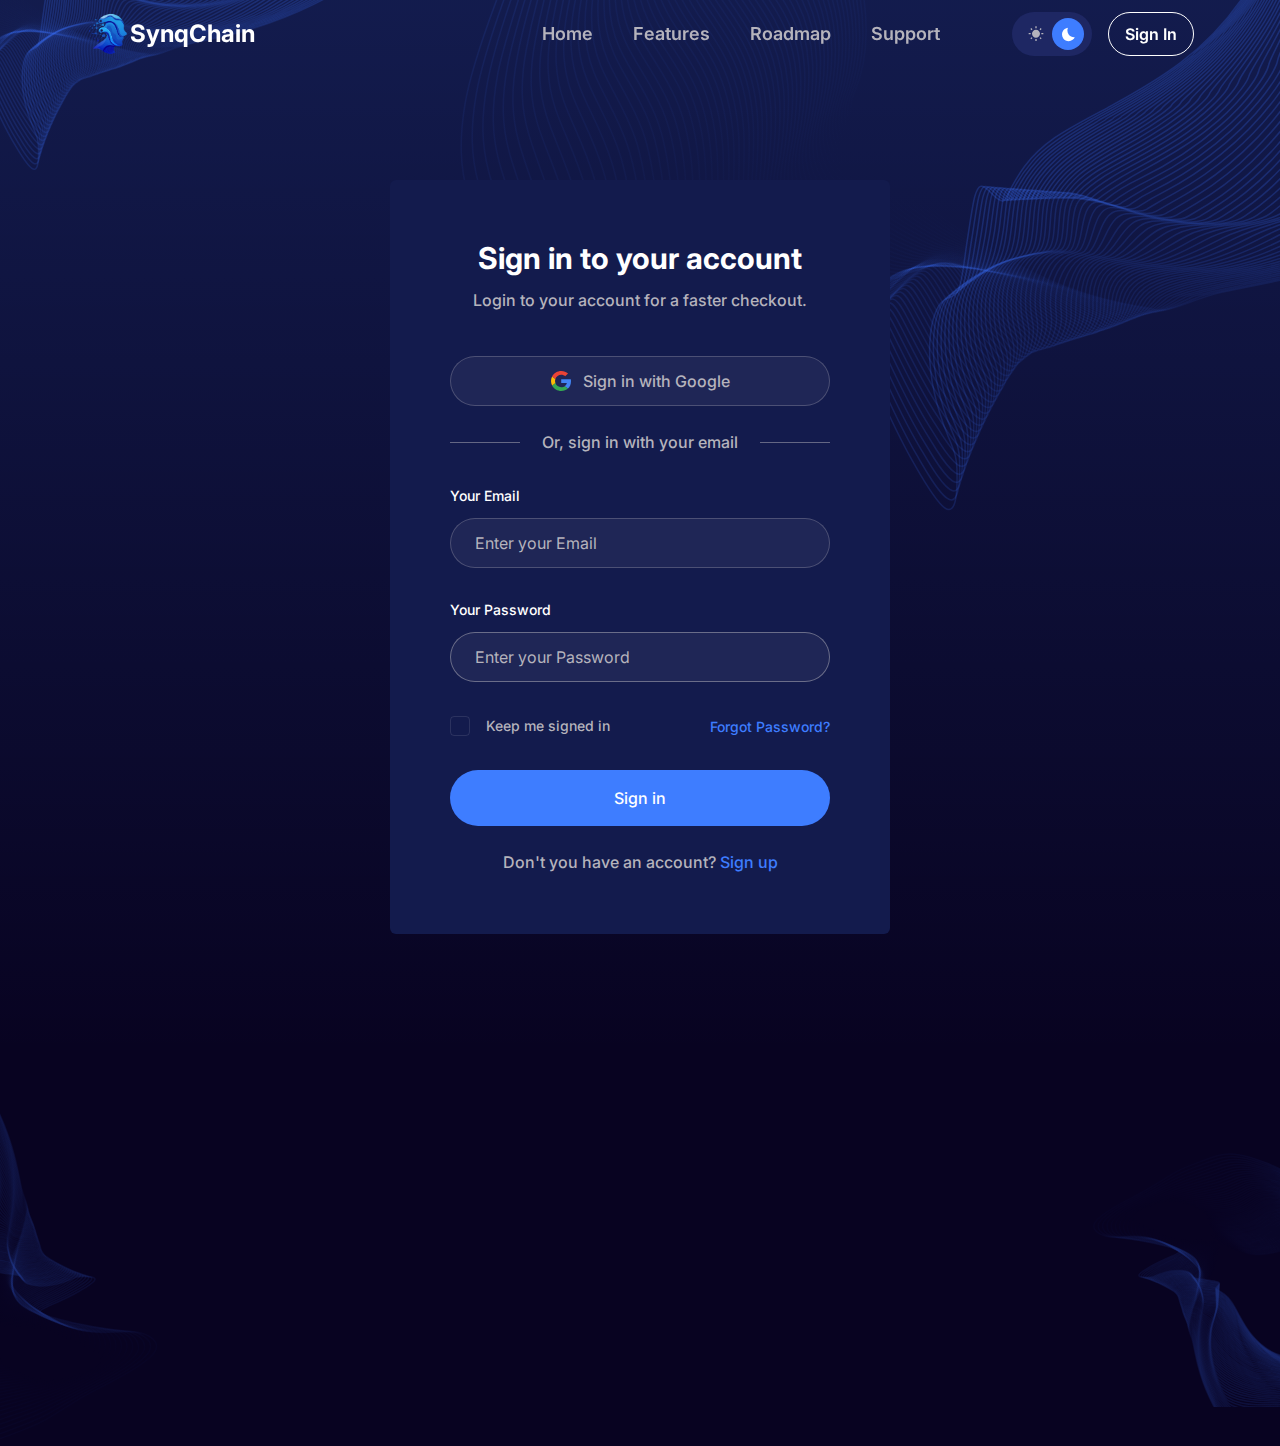
<file: signin.html>
﻿<!DOCTYPE html>
<html lang="en" class="dark">
  <head>
    <meta charset="UTF-8" />
    <meta http-equiv="X-UA-Compatible" content="IE=edge" />
    <meta name="viewport" content="width=device-width, initial-scale=1.0" />
    <title>Sign In | SynqChain</title>
  <link rel="icon" type="image/png" href="src/images/logo/synqchain.png"><link href="style.css" rel="stylesheet"></head>
  <body
    x-data="
      {
        scrolledFromTop: false
      }
    "
    x-init="window.pageYOffset >= 50 ? scrolledFromTop = true : scrolledFromTop = false"
    @scroll.window="window.pageYOffset >= 50 ? scrolledFromTop = true : scrolledFromTop = false"
    class="bg-white dark:bg-black"
  >
    <!-- ===== Header start ===== -->
    <header
      x-data="
        {
          navbarOpen: false,
          dropdownOpen: false
        }
      "
      :class="scrolledFromTop ? 'bg-white/80 dark:bg-dark/80 shadow-sticky backdrop-blur-xs ' : ' bg-transparent dark:bg-transparent' "
      class="fixed top-0 z-50 flex items-center w-full"
    >
      <div class="container">
        <div class="relative flex items-center justify-between -mx-4">
          <div class="max-w-full px-4 w-60">
            <a href="index.html" :class="scrolledFromTop && 'py-4! lg:py-2!' " class="flex w-full items-center gap-2">
              <img src="src/images/logo/synqchain.png" alt="logo" class="h-11 w-auto dark:hidden" />
              <img src="src/images/logo/synqchain.png" alt="logo" class="hidden h-11 w-auto dark:block" />
              <span class="text-2xl font-bold text-black dark:text-white">SynqChain</span>
            </a>
          </div>
          <div class="flex items-center justify-end w-full px-4">
            <div>
              <button
                @click="navbarOpen = !navbarOpen"
                :class="navbarOpen && 'navbarTogglerActive' "
                id="navbarToggler"
                class="absolute right-4 top-1/2 block -translate-y-1/2 rounded-lg px-3 py-[6px] ring-primary focus:ring-2 lg:hidden"
              >
                <span :class="navbarOpen && 'rotate-45 top-[7px]' " class="relative my-[6px] block h-[2px] w-[30px] bg-black dark:bg-white"></span>
                <span :class="navbarOpen && 'opacity-0' " class="relative my-[6px] block h-[2px] w-[30px] bg-black dark:bg-white"></span>
                <span :class="navbarOpen && 'top-[-8px] rotate-[135deg]' " class="relative my-[6px] block h-[2px] w-[30px] bg-black dark:bg-white"></span>
              </button>
              <nav
                :class="!navbarOpen && 'hidden' "
                id="navbarCollapse"
                class="absolute right-4 top-full w-full max-w-[250px] rounded-lg bg-white py-4 px-6 shadow-sm dark:bg-black lg:static lg:block lg:w-full lg:max-w-full lg:bg-transparent lg:py-0 lg:shadow-none dark:lg:bg-transparent"
              >
                <ul class="blcok lg:flex">
                  <li>
                    <a
                      href="/#home"
                      class="flex py-2 text-lg font-semibold scroll-menu text-body-color-2 hover:text-primary dark:text-body-color dark:hover:text-white lg:ml-7 lg:inline-flex lg:py-5 xl:ml-10 2xl:ml-12"
                    >
                      Home
                    </a>
                  </li>
                  <li>
                    <a
                      href="/#features"
                      class="flex py-2 text-lg font-semibold scroll-menu text-body-color-2 hover:text-primary dark:text-body-color dark:hover:text-white lg:ml-7 lg:inline-flex lg:py-5 xl:ml-10 2xl:ml-12"
                    >
                      Features
                    </a>
                  </li>

                  <li>
                    <a
                      href="/#roadmap"
                      class="flex py-2 text-lg font-semibold scroll-menu text-body-color-2 hover:text-primary dark:text-body-color dark:hover:text-white lg:ml-7 lg:inline-flex lg:py-5 xl:ml-10 2xl:ml-12"
                    >
                      Roadmap
                    </a>
                  </li>
                  <li>
                    <a
                      href="/#contact"
                      class="flex py-2 text-lg font-semibold scroll-menu text-body-color-2 hover:text-primary dark:text-body-color dark:hover:text-white lg:ml-7 lg:inline-flex lg:py-5 xl:ml-10 2xl:ml-12"
                    >
                      Support
                    </a>
                  </li>
                </ul>
              </nav>
            </div>
            <div class="flex justify-end pr-16 lg:pr-0 xl:pl-12 2xl:pl-20">
              <div class="mr-4">
                <label for="darkToggler" class="flex h-11 w-20 cursor-pointer items-center justify-center rounded-full bg-light-bg dark:bg-[#1E2763]">
                  <input type="checkbox" name="darkToggler" id="darkToggler" class="sr-only" aria-label="darkToggler" />
                  <span class="flex items-center justify-center w-8 h-8 text-white rounded-full bg-primary dark:bg-transparent dark:text-body-color">
                    <svg width="16" height="16" viewBox="0 0 16 16" class="fill-current">
                      <path
                        d="M4.50663 3.2267L3.30663 2.03337L2.36663 2.97337L3.55996 4.1667L4.50663 3.2267ZM2.66663 7.00003H0.666626V8.33337H2.66663V7.00003ZM8.66663 0.366699H7.33329V2.33337H8.66663V0.366699ZM13.6333 2.97337L12.6933 2.03337L11.5 3.2267L12.44 4.1667L13.6333 2.97337ZM11.4933 12.1067L12.6866 13.3067L13.6266 12.3667L12.4266 11.1734L11.4933 12.1067ZM13.3333 7.00003V8.33337H15.3333V7.00003H13.3333ZM7.99996 3.6667C5.79329 3.6667 3.99996 5.46003 3.99996 7.6667C3.99996 9.87337 5.79329 11.6667 7.99996 11.6667C10.2066 11.6667 12 9.87337 12 7.6667C12 5.46003 10.2066 3.6667 7.99996 3.6667ZM7.33329 14.9667H8.66663V13H7.33329V14.9667ZM2.36663 12.36L3.30663 13.3L4.49996 12.1L3.55996 11.16L2.36663 12.36Z"
                      />
                    </svg>
                  </span>
                  <span class="flex items-center justify-center w-8 h-8 bg-transparent rounded-full text-body-color-2 dark:bg-primary dark:text-white">
                    <svg width="13" height="15" viewBox="0 0 13 15" class="fill-current">
                      <path
                        d="M10.6111 12.855C11.591 12.1394 12.3151 11.1979 12.7723 10.1623C10.4824 10.4065 8.1342 9.46314 6.67948 7.47109C5.22476 5.47905 5.04093 2.95516 5.97054 0.848179C4.84491 0.968503 3.72768 1.37162 2.74781 2.08719C-0.224105 4.25747 -0.874706 8.43084 1.29558 11.4028C3.46586 14.3747 7.63923 15.0253 10.6111 12.855Z"
                      />
                    </svg>
                  </span>
                </label>
              </div>
              <div class="hidden sm:flex">
                <a
                  href="signin.html"
                  class="flex items-center justify-center rounded-full border border-body-color-2 py-[9px] px-8 text-base font-semibold text-body-color-2 transition-all hover:border-primary hover:bg-primary hover:text-white dark:border-white dark:text-white dark:hover:bg-white dark:hover:text-primary lg:px-4 2xl:px-8"
                >
                  Sign In
                </a>
              </div>
            </div>
          </div>
        </div>
      </div>
    </header>
    <!-- ===== Header end ===== -->

    <!-- ===== Signin start ===== -->
    <section class="relative z-10 pt-[180px] pb-[120px]">
      <div class="container">
        <div class="mx-[-16px] flex flex-wrap">
          <div class="w-full px-4">
            <div class="wow fadeInUp mx-auto max-w-[500px] rounded-md border border-[#f5f5f5] bg-white p-12 dark:border-0 dark:bg-dark sm:p-[60px]" data-wow-delay="0s">
              <h3 class="mb-3 text-2xl font-bold text-center text-black dark:text-white sm:text-3xl">Sign in to your account</h3>
              <p class="text-base font-medium text-center mb-11 text-body-color">Login to your account for a faster checkout.</p>
              <button
                class="shadow-one dark:shadow-signUp mb-6 flex w-full items-center justify-center rounded-full border border-body-color/50 bg-white p-3 text-base font-medium text-body-color-2 hover:text-primary dark:border-body-color/30 dark:bg-[#1F2656] dark:text-body-color dark:hover:text-white"
              >
                <span class="mr-3">
                  <svg width="20" height="20" viewBox="0 0 20 20" fill="none" xmlns="http://www.w3.org/2000/svg">
                    <g clip-path="url(#clip0_95:967)">
                      <path
                        d="M20.0001 10.2216C20.0122 9.53416 19.9397 8.84776 19.7844 8.17725H10.2042V11.8883H15.8277C15.7211 12.539 15.4814 13.1618 15.1229 13.7194C14.7644 14.2769 14.2946 14.7577 13.7416 15.1327L13.722 15.257L16.7512 17.5567L16.961 17.5772C18.8883 15.8328 19.9997 13.266 19.9997 10.2216"
                        fill="#4285F4"
                      />
                      <path
                        d="M10.2042 20.0001C12.9592 20.0001 15.2721 19.1111 16.9616 17.5778L13.7416 15.1332C12.88 15.7223 11.7235 16.1334 10.2042 16.1334C8.91385 16.126 7.65863 15.7206 6.61663 14.9747C5.57464 14.2287 4.79879 13.1802 4.39915 11.9778L4.27957 11.9878L1.12973 14.3766L1.08856 14.4888C1.93689 16.1457 3.23879 17.5387 4.84869 18.512C6.45859 19.4852 8.31301 20.0005 10.2046 20.0001"
                        fill="#34A853"
                      />
                      <path
                        d="M4.39911 11.9777C4.17592 11.3411 4.06075 10.673 4.05819 9.99996C4.0623 9.32799 4.17322 8.66075 4.38696 8.02225L4.38127 7.88968L1.19282 5.4624L1.08852 5.51101C0.372885 6.90343 0.00012207 8.4408 0.00012207 9.99987C0.00012207 11.5589 0.372885 13.0963 1.08852 14.4887L4.39911 11.9777Z"
                        fill="#FBBC05"
                      />
                      <path
                        d="M10.2042 3.86663C11.6663 3.84438 13.0804 4.37803 14.1498 5.35558L17.0296 2.59996C15.1826 0.901848 12.7366 -0.0298855 10.2042 -3.6784e-05C8.3126 -0.000477834 6.45819 0.514732 4.8483 1.48798C3.2384 2.46124 1.93649 3.85416 1.08813 5.51101L4.38775 8.02225C4.79132 6.82005 5.56974 5.77231 6.61327 5.02675C7.6568 4.28118 8.91279 3.87541 10.2042 3.86663Z"
                        fill="#EB4335"
                      />
                    </g>
                    <defs>
                      <clipPath id="clip0_95:967">
                        <rect width="20" height="20" fill="white" />
                      </clipPath>
                    </defs>
                  </svg>
                </span>
                Sign in with Google
              </button>
              <div class="flex items-center justify-center mb-8">
                <span class="hidden h-[1px] w-full max-w-[70px] bg-body-color/50 sm:block"></span>
                <p class="w-full px-5 text-base font-medium text-center text-body-color-2 dark:text-body-color">Or, sign in with your email</p>
                <span class="hidden h-[1px] w-full max-w-[70px] bg-body-color/50 sm:block"></span>
              </div>
              <form>
                <div class="mb-8">
                  <label for="email" class="block mb-3 text-sm font-medium text-dark dark:text-white"> Your Email </label>
                  <input
                    type="email"
                    name="email"
                    placeholder="Enter your Email"
                    class="shadow-one dark:shadow-signUp w-full rounded-full border border-body-color/50 py-3 px-6 text-base text-body-color placeholder-body-color outline-hidden focus:border-primary focus-visible:shadow-none dark:border-body-color/30 dark:bg-[#1F2656]"
                  />
                </div>
                <div class="mb-8">
                  <label for="password" class="block mb-3 text-sm font-medium text-dark dark:text-white"> Your Password </label>
                  <input
                    type="password"
                    name="password"
                    placeholder="Enter your Password"
                    class="shadow-one dark:shadow-signUp w-full rounded-full border border-body-color/50 py-3 px-6 text-base text-body-color placeholder-body-color outline-hidden focus:border-primary focus-visible:shadow-none dark:border-body-color/50 dark:bg-[#1F2656]"
                  />
                </div>
                <div class="flex items-center justify-between mb-8">
                  <div>
                    <label for="checkboxLabel" class="flex items-center text-sm font-medium cursor-pointer select-none text-body-color-2 dark:text-body-color">
                      <div class="relative">
                        <input type="checkbox" id="checkboxLabel" class="sr-only" />
                        <div class="flex items-center justify-center w-5 h-5 mr-4 border rounded-sm box border-body-color/30 dark:border-white/10">
                          <span class="opacity-0">
                            <svg width="11" height="8" viewBox="0 0 11 8" fill="none" xmlns="http://www.w3.org/2000/svg">
                              <path
                                d="M10.0915 0.951972L10.0867 0.946075L10.0813 0.940568C9.90076 0.753564 9.61034 0.753146 9.42927 0.939309L4.16201 6.22962L1.58507 3.63469C1.40401 3.44841 1.11351 3.44879 0.932892 3.63584C0.755703 3.81933 0.755703 4.10875 0.932892 4.29224L0.932878 4.29225L0.934851 4.29424L3.58046 6.95832C3.73676 7.11955 3.94983 7.2 4.1473 7.2C4.36196 7.2 4.55963 7.11773 4.71406 6.9584L10.0468 1.60234C10.2436 1.4199 10.2421 1.1339 10.0915 0.951972ZM4.2327 6.30081L4.2317 6.2998C4.23206 6.30015 4.23237 6.30049 4.23269 6.30082L4.2327 6.30081Z"
                                fill="#3056D3"
                                stroke="#3056D3"
                                stroke-width="0.4"
                              />
                            </svg>
                          </span>
                        </div>
                      </div>
                      Keep me signed in
                    </label>
                  </div>
                  <div>
                    <a href="javascript:void(0)" class="text-sm font-medium text-primary hover:underline"> Forgot Password? </a>
                  </div>
                </div>
                <div class="mb-6">
                  <button
                    class="flex items-center justify-center w-full py-4 text-base font-medium text-white transition duration-300 ease-in-out rounded-full hover:shadow-signUp bg-primary px-9 hover:bg-primary/80"
                  >
                    Sign in
                  </button>
                </div>
              </form>
              <p class="text-base font-medium text-center text-body-color-2 dark:text-body-color">
                Don't you have an account?
                <a href="signup.html" class="text-primary hover:underline"> Sign up </a>
              </p>
            </div>
          </div>
        </div>
      </div>

      <div class="absolute top-0 left-0 w-full h-full -z-10 opacity-20" style="background-image: linear-gradient(180deg, #3e7dff 0%, rgba(62, 125, 255, 0) 100%)"></div>
      <img src="src/images/shapes/hero-shape-1.svg" alt="" class="absolute top-0 left-0 -z-10" />
      <img src="src/images/shapes/hero-shape-2.svg" alt="" class="absolute top-0 right-0 -z-10" />
    </section>
    <!-- ===== Signin end ===== -->

    <!-- ===== Footer start ===== -->
    <footer class="relative z-10">
      <div class="container">
        <div class="flex flex-wrap -mx-4">
          <div class="w-full px-4 md:w-1/2 lg:w-4/12 xl:w-4/12">
            <div class="wow fadeInUp mb-14 max-w-[330px] xl:mb-20" data-wow-delay="0s">
              <a href="index.html" class="mb-6 inline-flex items-center gap-2">
                <img src="src/images/logo/synqchain.png" alt="logo" class="hidden h-10 w-auto dark:block" />
                <img src="src/images/logo/synqchain.png" alt="logo" class="h-10 w-auto dark:hidden" />
                <span class="text-2xl font-bold text-black dark:text-white">SynqChain</span>
              </a>
              <p class="mb-10 text-base font-medium text-body-color-2 dark:text-body-color">
                Securing Digital Trust Through Advanced Technology.
              </p>
              <div class="flex items-center space-x-3">
                <a
                  href="javascript:void(0)"
                  class="flex items-center justify-center w-10 h-10 rounded-full bg-light-bg text-body-color-2 hover:bg-primary hover:text-white dark:bg-dark dark:text-white dark:hover:bg-primary"
                  name="social-link"
                  aria-label="social-link"
                >
                  <svg width="18" height="18" viewBox="0 0 20 20" fill="none" xmlns="http://www.w3.org/2000/svg">
                    <path
                      d="M8.25 8.46875C7.6875 8.46875 7.28125 8.96875 7.28125 9.53125C7.28125 10.0938 7.71875 10.5938 8.25 10.5938C8.8125 10.5938 9.21875 10.125 9.21875 9.53125C9.25 8.9375 8.8125 8.46875 8.25 8.46875Z"
                      fill="currentColor"
                    />
                    <path
                      d="M11.75 10.5625C12.285 10.5625 12.7187 10.0868 12.7187 9.5C12.7187 8.9132 12.285 8.4375 11.75 8.4375C11.215 8.4375 10.7812 8.9132 10.7812 9.5C10.7812 10.0868 11.215 10.5625 11.75 10.5625Z"
                      fill="currentColor"
                    />
                    <path
                      d="M16.4687 0.3125H3.53125C2.4375 0.3125 1.53125 1.1875 1.53125 2.28125V15.375C1.53125 16.4688 2.40625 17.3438 3.5 17.3438H14.4687L13.9375 15.5938L15.1562 16.75L16.3437 17.8437L18.4062 19.6875V2.28125C18.5 1.1875 17.5625 0.3125 16.4687 0.3125ZM12.7187 12.9375C12.7187 12.9375 12.375 12.5313 12.0625 12.1563C13.3437 11.8125 13.8125 11 13.8125 11C13.4062 11.25 13.0312 11.4375 12.7187 11.5625C12.25 11.7812 11.75 11.9062 11.3125 11.9687C10.375 12.1562 9.5625 12.0937 8.8125 11.9687C8.25 11.875 7.8125 11.7188 7.40625 11.5625C7.1875 11.4687 6.90625 11.375 6.6875 11.25C6.65625 11.25 6.65625 11.2188 6.59375 11.2188C6.59375 11.2188 6.5625 11.2187 6.5625 11.1875C6.375 11.0937 6.3125 11 6.3125 11C6.3125 11 6.8125 11.7813 8.03125 12.1563C7.71875 12.5 7.375 12.9375 7.375 12.9375C5.21875 12.8438 4.4375 11.5 4.4375 11.5C4.4375 8.375 5.84375 5.875 5.84375 5.875C7.25 4.8125 8.5625 4.875 8.5625 4.875L8.65625 5C6.875 5.46875 6.09375 6.25 6.09375 6.25C6.09375 6.25 6.3125 6.125 6.65625 6C7.71875 5.5625 8.5 5.4375 8.84375 5.375C8.875 5.375 8.9375 5.375 9.03125 5.375C9.59375 5.28125 10.3125 5.28125 10.9687 5.375C11.9062 5.46875 12.875 5.78125 13.875 6.3125C13.875 6.3125 13.125 5.59375 11.4375 5.09375L11.5625 4.90625C11.5625 4.90625 12.875 4.875 14.2812 5.90625C14.2812 5.90625 15.6875 8.40625 15.6875 11.5313C15.7187 11.5 14.875 12.9063 12.7187 12.9375Z"
                      fill="currentColor"
                    />
                  </svg>
                </a>
                <a
                  href="javascript:void(0)"
                  class="flex items-center justify-center w-10 h-10 rounded-full bg-light-bg text-body-color-2 hover:bg-primary hover:text-white dark:bg-dark dark:text-white dark:hover:bg-primary"
                  name="social-link"
                  aria-label="social-link"
                >
                  <svg width="18" height="15" viewBox="0 0 18 15" class="fill-current">
                    <path
                      d="M17.7165 2.00016C17.0749 2.29183 16.3832 2.4835 15.6665 2.57516C16.3999 2.1335 16.9665 1.4335 17.2332 0.591829C16.5415 1.0085 15.7749 1.30016 14.9665 1.46683C14.3082 0.750163 13.3832 0.333496 12.3332 0.333496C10.3749 0.333496 8.77487 1.9335 8.77487 3.9085C8.77487 4.19183 8.8082 4.46683 8.86654 4.72516C5.89987 4.57516 3.2582 3.15016 1.49987 0.991829C1.19154 1.51683 1.01654 2.1335 1.01654 2.7835C1.01654 4.02516 1.64154 5.12516 2.6082 5.75016C2.01654 5.75016 1.46654 5.5835 0.983203 5.3335C0.983203 5.3335 0.983203 5.3335 0.983203 5.3585C0.983203 7.09183 2.21654 8.54183 3.84987 8.86683C3.54987 8.95016 3.2332 8.99183 2.9082 8.99183C2.6832 8.99183 2.4582 8.96683 2.24154 8.92516C2.69154 10.3335 3.99987 11.3835 5.57487 11.4085C4.3582 12.3752 2.81654 12.9418 1.1332 12.9418C0.84987 12.9418 0.566536 12.9252 0.283203 12.8918C1.86654 13.9085 3.74987 14.5002 5.76654 14.5002C12.3332 14.5002 15.9415 9.05016 15.9415 4.32516C15.9415 4.16683 15.9415 4.01683 15.9332 3.8585C16.6332 3.3585 17.2332 2.72516 17.7165 2.00016Z"
                    />
                  </svg>
                </a>
                <a
                  href="javascript:void(0)"
                  class="flex items-center justify-center w-10 h-10 rounded-full bg-light-bg text-body-color-2 hover:bg-primary hover:text-white dark:bg-dark dark:text-white dark:hover:bg-primary"
                  name="social-link"
                  aria-label="social-link"
                >
                  <svg width="16" height="16" viewBox="0 0 16 16" class="fill-current">
                    <path
                      d="M13.8333 0.5C14.2754 0.5 14.6993 0.675595 15.0118 0.988155C15.3244 1.30072 15.5 1.72464 15.5 2.16667V13.8333C15.5 14.2754 15.3244 14.6993 15.0118 15.0118C14.6993 15.3244 14.2754 15.5 13.8333 15.5H2.16667C1.72464 15.5 1.30072 15.3244 0.988155 15.0118C0.675595 14.6993 0.5 14.2754 0.5 13.8333V2.16667C0.5 1.72464 0.675595 1.30072 0.988155 0.988155C1.30072 0.675595 1.72464 0.5 2.16667 0.5H13.8333ZM13.4167 13.4167V9C13.4167 8.27949 13.1304 7.5885 12.621 7.07903C12.1115 6.56955 11.4205 6.28333 10.7 6.28333C9.99167 6.28333 9.16667 6.71667 8.76667 7.36667V6.44167H6.44167V13.4167H8.76667V9.30833C8.76667 8.66667 9.28333 8.14167 9.925 8.14167C10.2344 8.14167 10.5312 8.26458 10.75 8.48338C10.9688 8.70217 11.0917 8.99891 11.0917 9.30833V13.4167H13.4167ZM3.73333 5.13333C4.10464 5.13333 4.46073 4.98583 4.72328 4.72328C4.98583 4.46073 5.13333 4.10464 5.13333 3.73333C5.13333 2.95833 4.50833 2.325 3.73333 2.325C3.35982 2.325 3.0016 2.47338 2.73749 2.73749C2.47338 3.0016 2.325 3.35982 2.325 3.73333C2.325 4.50833 2.95833 5.13333 3.73333 5.13333ZM4.89167 13.4167V6.44167H2.58333V13.4167H4.89167Z"
                    />
                  </svg>
                </a>
                <a
                  href="javascript:void(0)"
                  class="flex items-center justify-center w-10 h-10 rounded-full bg-light-bg text-body-color-2 hover:bg-primary hover:text-white dark:bg-dark dark:text-white dark:hover:bg-primary"
                  name="social-link"
                  aria-label="social-link"
                >
                  <svg width="18" height="12" viewBox="0 0 18 12" class="fill-current">
                    <path
                      d="M7.33366 8.49984L11.6587 5.99984L7.33366 3.49984V8.49984ZM16.967 1.97484C17.0753 2.3665 17.1503 2.8915 17.2003 3.55817C17.2587 4.22484 17.2837 4.79984 17.2837 5.29984L17.3337 5.99984C17.3337 7.82484 17.2003 9.1665 16.967 10.0248C16.7587 10.7748 16.2753 11.2582 15.5253 11.4665C15.1337 11.5748 14.417 11.6498 13.317 11.6998C12.2337 11.7582 11.242 11.7832 10.3253 11.7832L9.00033 11.8332C5.50866 11.8332 3.33366 11.6998 2.47533 11.4665C1.72533 11.2582 1.24199 10.7748 1.03366 10.0248C0.925326 9.63317 0.850326 9.10817 0.800326 8.44151C0.741992 7.77484 0.716992 7.19984 0.716992 6.69984L0.666992 5.99984C0.666992 4.17484 0.800326 2.83317 1.03366 1.97484C1.24199 1.22484 1.72533 0.741504 2.47533 0.533171C2.86699 0.424837 3.58366 0.349837 4.68366 0.299837C5.76699 0.241504 6.75866 0.216504 7.67533 0.216504L9.00033 0.166504C12.492 0.166504 14.667 0.299837 15.5253 0.533171C16.2753 0.741504 16.7587 1.22484 16.967 1.97484Z"
                    />
                  </svg>
                </a>
              </div>
            </div>
          </div>

          <div class="w-full px-4 sm:w-1/2 md:w-1/2 lg:w-4/12 xl:w-2/12">
            <div class="wow fadeInUp mb-14 xl:mb-20" data-wow-delay="0s">
              <h2 class="mb-5 text-2xl font-bold text-black dark:text-white">Quick Links</h2>
              <div class="space-y-3">
                <a href="javascript:void(0)" class="block text-base font-medium text-body-color-2 hover:text-primary dark:text-body-color dark:hover:text-primary"> What is ico </a>
                <a href="javascript:void(0)" class="block text-base font-medium text-body-color-2 hover:text-primary dark:text-body-color dark:hover:text-primary"> Roadmap </a>
                <a href="javascript:void(0)" class="block text-base font-medium text-body-color-2 hover:text-primary dark:text-body-color dark:hover:text-primary"> Whitepaper </a>
                <a href="javascript:void(0)" class="block text-base font-medium text-body-color-2 hover:text-primary dark:text-body-color dark:hover:text-primary"> Social Network </a>
                <a href="javascript:void(0)" class="block text-base font-medium text-body-color-2 hover:text-primary dark:text-body-color dark:hover:text-primary"> Join Us Now </a>
              </div>
            </div>
          </div>

          <div class="w-full px-4 sm:w-1/2 md:w-1/2 lg:w-4/12 xl:w-2/12">
            <div class="wow fadeInUp mb-14 xl:mb-20" data-wow-delay="0s">
              <h2 class="mb-5 text-2xl font-bold text-black dark:text-white">Supports</h2>
              <div class="space-y-3">
                <a href="javascript:void(0)" class="block text-base font-medium text-body-color-2 hover:text-primary dark:text-body-color dark:hover:text-primary"> Setting & Privacy </a>
                <a href="javascript:void(0)" class="block text-base font-medium text-body-color-2 hover:text-primary dark:text-body-color dark:hover:text-primary"> Help & Support </a>
                <a href="javascript:void(0)" class="block text-base font-medium text-body-color-2 hover:text-primary dark:text-body-color dark:hover:text-primary"> Terms & Conditions </a>
                <a href="javascript:void(0)" class="block text-base font-medium text-body-color-2 hover:text-primary dark:text-body-color dark:hover:text-primary"> 24/7 Supports </a>
                <a href="javascript:void(0)" class="block text-base font-medium text-body-color-2 hover:text-primary dark:text-body-color dark:hover:text-primary"> On Point FAQ </a>
              </div>
            </div>
          </div>

          <div class="w-full px-4 md:w-1/2 lg:w-1/2 xl:w-4/12">
            <div class="wow fadeInUp mb-14 xl:mb-20" data-wow-delay="0s">
              <h2 class="mb-5 text-2xl font-bold text-black dark:text-white">Navigation</h2>
              <div class="space-y-3">
                <a href="/#home" class="block text-base font-medium text-body-color-2 hover:text-primary dark:text-body-color dark:hover:text-primary"> Home </a>
                <a href="/#features" class="block text-base font-medium text-body-color-2 hover:text-primary dark:text-body-color dark:hover:text-primary"> Features </a>
                <a href="/#roadmap" class="block text-base font-medium text-body-color-2 hover:text-primary dark:text-body-color dark:hover:text-primary"> Roadmap </a>
                <a href="/#contact" class="block text-base font-medium text-body-color-2 hover:text-primary dark:text-body-color dark:hover:text-primary"> Support </a>
              </div>
            </div>
          </div>
        </div>

        <div class="wow fadeInUp border-t border-[#F3F4F4] py-7 text-center dark:border-[#2D2C4A]" data-wow-delay="0s">
          <p class="text-base font-medium text-body-color-2 dark:text-body-color">
                       © 2026 SynqChain. All rights reserved. Developed by Kalpit Evolutions.
          </p>
        </div>
      </div>

      <div class="absolute top-0 left-0 -z-10">
        <img src="src/images/shapes/footer-shape-2.svg" alt="shape" />
      </div>

      <div class="absolute bottom-0 right-0 -z-10">
        <img src="src/images/shapes/footer-shape-1.svg" alt="shape" />
      </div>
    </footer>
    <!-- ===== Footer end ===== -->

    <!-- ====== Back To Top Start -->
    <a
      x-show="scrolledFromTop"
      href="javascript:void(0)"
      name="scrollToTop"
      aria-label="scrollToTop"
      class="fixed left-auto flex items-center justify-center w-10 h-10 text-white transition rounded-lg shadow-md hover:shadow-signUp back-to-top bottom-8 right-8 z-999 bg-primary"
    >
      <span class="mt-[6px] h-3 w-3 rotate-45 border-t border-l border-white"></span>
    </a>
    <!-- ====== Back To Top End -->
  <script defer src="bundle.js"></script><script defer src="https://static.cloudflareinsights.com/beacon.min.js/vcd15cbe7772f49c399c6a5babf22c1241717689176015" integrity="sha512-ZpsOmlRQV6y907TI0dKBHq9Md29nnaEIPlkf84rnaERnq6zvWvPUqr2ft8M1aS28oN72PdrCzSjY4U6VaAw1EQ==" data-cf-beacon='{"version":"2024.11.0","token":"9a6015d415bb4773a0bff22543062d3b","r":1,"server_timing":{"name":{"cfCacheStatus":true,"cfEdge":true,"cfExtPri":true,"cfL4":true,"cfOrigin":true,"cfSpeedBrain":true},"location_startswith":null}}' crossorigin="anonymous"></script>
</body>
</html>
</file>
